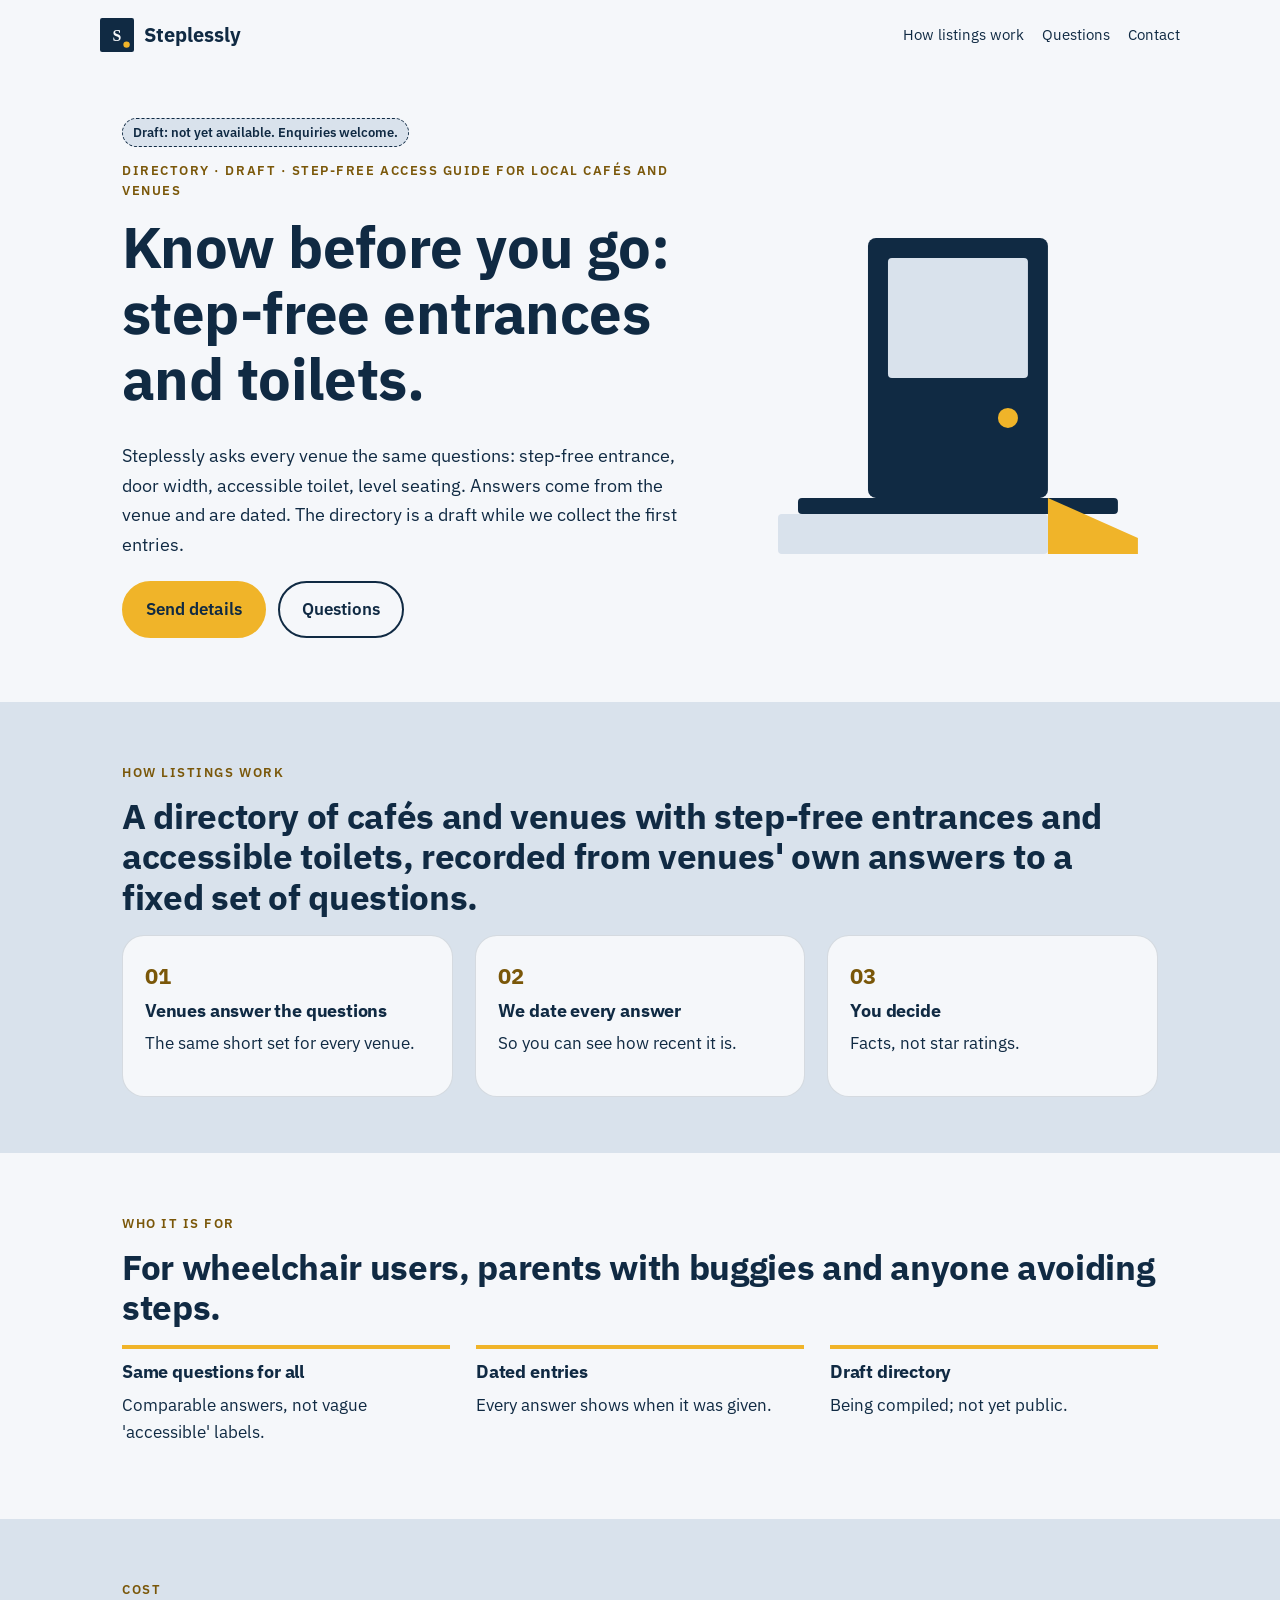
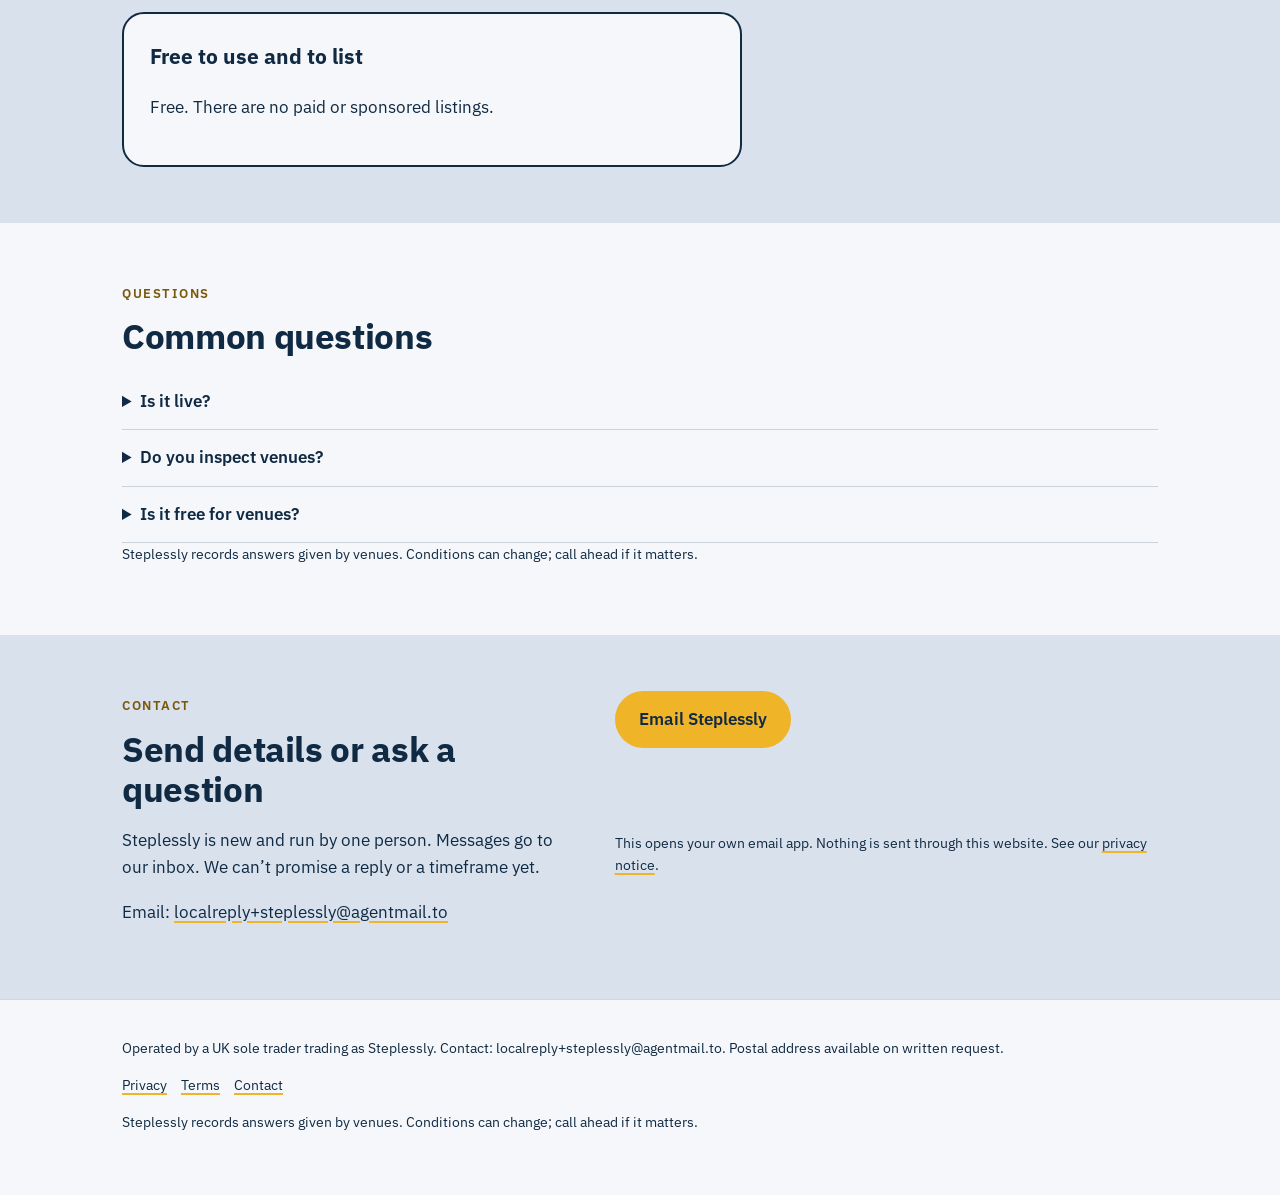
<file: index.html>
<!doctype html>
<html lang="en-GB">
<head>
<meta charset="utf-8">
<meta name="viewport" content="width=device-width, initial-scale=1">
<meta http-equiv="Content-Security-Policy" content="default-src 'self'; img-src 'self' data: https://localreplyloop.goatcounter.com; style-src 'self'; script-src 'self'; font-src 'self'; connect-src 'self'; form-action 'self'; base-uri 'self'; object-src 'none'">
<meta name="referrer" content="strict-origin-when-cross-origin">
<title>Steplessly: Know before you go: step-free entrances and toilets</title>
<meta name="description" content="A directory of cafés and venues with step-free entrances and accessible toilets, recorded from venues&#x27; own answers to a fixed set of questions.">
<meta name="theme-color" content="#102A43">
<meta property="og:type" content="website"><meta property="og:title" content="Steplessly: Know before you go: step-free entrances and toilets"><meta property="og:description" content="A directory of cafés and venues with step-free entrances and accessible toilets, recorded from venues&#x27; own answers to a fixed set of questions.">
<meta property="og:image" content="https://evanturner557-del.github.io/steplessly/assets/og.png"><meta property="og:image:width" content="1200"><meta property="og:image:height" content="630">
<meta property="og:image:alt" content="Steplessly: Know before you go: step-free entrances and toilets."><meta property="og:site_name" content="Steplessly"><meta property="og:locale" content="en_GB">
<meta property="og:url" content="https://evanturner557-del.github.io/steplessly/"><meta name="twitter:card" content="summary_large_image">
<link rel="canonical" href="https://evanturner557-del.github.io/steplessly/">
<link rel="icon" href="assets/favicon.svg" type="image/svg+xml">
<link rel="stylesheet" href="assets/site.css">
<script src="assets/config.js"></script>
<script src="assets/analytics.js" defer></script>
<script src="_shared/kit.js" defer></script>
</head>
<body>
<a class="skip" href="#main">Skip to content</a>
<header><div class="wrap top"><a class="brand" href="./"><svg viewBox="0 0 64 64" aria-hidden="true" width="34" height="34"><rect width="64" height="64" rx="4" fill="#102A43"/><text x="32" y="43" text-anchor="middle" font-family="Georgia, serif" font-weight="700" font-size="30" fill="#F5F7FA">S</text><circle cx="50" cy="50" r="6" fill="#F0B429"/></svg>Steplessly</a><nav aria-label="Primary"><a href="#how">How listings work</a><a href="#faq">Questions</a><a href="#contact">Contact</a></nav></div></header>
<main id="main">
<section class="hero"><div class="wrap"><div><span class="draft">Draft: not yet available. Enquiries welcome.</span><br><span class="eyebrow">Directory · draft · Step-free access guide for local cafés and venues</span><h1>Know before you go: step-free entrances and toilets.</h1><p class="lede">Steplessly asks every venue the same questions: step-free entrance, door width, accessible toilet, level seating. Answers come from the venue and are dated. The directory is a draft while we collect the first entries.</p><div class="ctas"><a class="btn" href="#contact" data-cta="hero">Send details</a><a class="btn ghost" href="#faq" data-cta="hero-secondary">Questions</a></div></div><div class="art"><svg viewBox="0 0 400 400" aria-hidden="true" focusable="false" class="motif"><rect x="110" y="60" width="180" height="260" rx="8" fill="#102A43"/><rect x="130" y="80" width="140" height="120" rx="4" fill="#D9E2EC"/><circle cx="250" cy="240" r="10" fill="#F0B429"/><rect x="40" y="320" width="320" height="16" rx="4" fill="#102A43"/><path d="M290 320 L380 360 V376 H290z" fill="#F0B429"/><rect x="20" y="336" width="270" height="40" rx="4" fill="#D9E2EC"/></svg></div></div></section>
<section class="tint" id="how"><div class="wrap"><span class="eyebrow">How listings work</span><h2>A directory of cafés and venues with step-free entrances and accessible toilets, recorded from venues&#x27; own answers to a fixed set of questions.</h2><div class="steps"><div class="step"><h3>Venues answer the questions</h3><p>The same short set for every venue.</p></div><div class="step"><h3>We date every answer</h3><p>So you can see how recent it is.</p></div><div class="step"><h3>You decide</h3><p>Facts, not star ratings.</p></div></div></div></section>
<section><div class="wrap"><span class="eyebrow">Who it is for</span><h2>For wheelchair users, parents with buggies and anyone avoiding steps.</h2><div class="points"><div class="point"><h3>Same questions for all</h3><p>Comparable answers, not vague &#x27;accessible&#x27; labels.</p></div><div class="point"><h3>Dated entries</h3><p>Every answer shows when it was given.</p></div><div class="point"><h3>Draft directory</h3><p>Being compiled; not yet public.</p></div></div></div></section>
<section class="tint" id="price"><div class="wrap"><span class="eyebrow">Cost</span><div class="pricebox"><p class="price">Free to use and to list</p><p>Free. There are no paid or sponsored listings.</p></div></div></section>
<section id="faq"><div class="wrap"><span class="eyebrow">Questions</span><h2>Common questions</h2><details><summary>Is it live?</summary><p>Not yet. It&#x27;s a draft while we collect venue answers.</p></details><details><summary>Do you inspect venues?</summary><p>Not at this stage. Answers come from venues and are labelled as such.</p></details><details><summary>Is it free for venues?</summary><p>Yes.</p></details><p class="fine" style="margin-top:18px">Steplessly records answers given by venues. Conditions can change; call ahead if it matters.</p></div></section>
<section class="tint" id="contact"><div class="wrap contact-grid"><div><span class="eyebrow">Contact</span><h2>Send details or ask a question</h2><p>Steplessly is new and run by one person. Messages go to our inbox. We can’t promise a reply or a timeframe yet.</p><p>Email: <a href="mailto:localreply+steplessly@agentmail.to">localreply+steplessly@agentmail.to</a></p></div><div class="form contact-mail"><p><a class="btn" href="mailto:localreply+steplessly@agentmail.to?subject=%5BSteplessly%5D%20Enquiry" data-cta="enquire">Email Steplessly</a></p><p class="hint">This opens your own email app. Nothing is sent through this website. See our <a href="privacy.html">privacy notice</a>.</p></div></div></section>
</main><footer><div class="wrap"><p>Operated by a UK sole trader trading as Steplessly. Contact: localreply+steplessly@agentmail.to. Postal address available on written request.</p>
<p><a href="privacy.html">Privacy</a><a href="terms.html">Terms</a><a href="./#contact">Contact</a></p>
<p class="fine">Steplessly records answers given by venues. Conditions can change; call ahead if it matters.</p></div></footer>
</body></html>
</file>
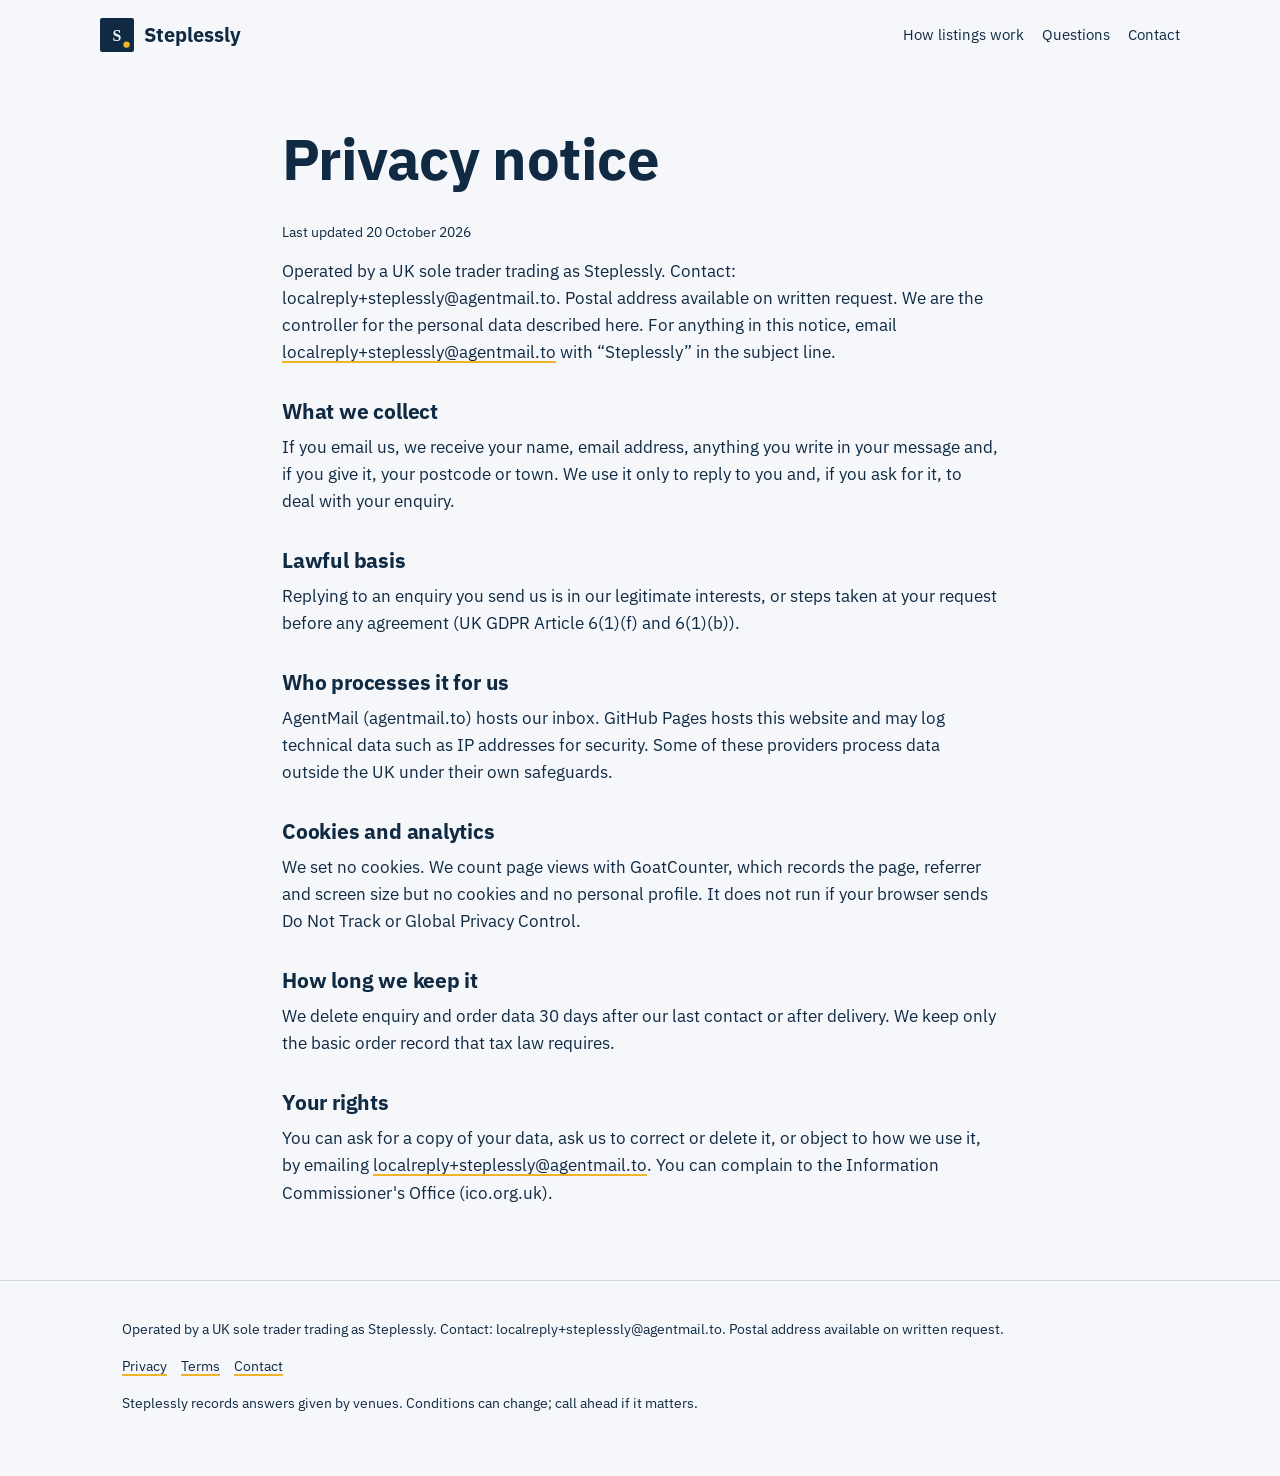
<file: privacy.html>
<!doctype html>
<html lang="en-GB">
<head>
<meta charset="utf-8">
<meta name="viewport" content="width=device-width, initial-scale=1">
<meta http-equiv="Content-Security-Policy" content="default-src 'self'; img-src 'self' data: https://localreplyloop.goatcounter.com; style-src 'self'; script-src 'self'; font-src 'self'; connect-src 'self'; form-action 'self'; base-uri 'self'; object-src 'none'">
<meta name="referrer" content="strict-origin-when-cross-origin">
<title>Privacy notice | Steplessly</title>
<meta name="description" content="Privacy notice for Steplessly.">
<meta name="theme-color" content="#102A43">
<meta property="og:type" content="website"><meta property="og:title" content="Privacy notice | Steplessly"><meta property="og:description" content="Privacy notice for Steplessly.">
<meta property="og:image" content="https://evanturner557-del.github.io/steplessly/assets/og.png"><meta property="og:image:width" content="1200"><meta property="og:image:height" content="630">
<meta property="og:image:alt" content="Steplessly: Know before you go: step-free entrances and toilets."><meta property="og:site_name" content="Steplessly"><meta property="og:locale" content="en_GB">
<meta property="og:url" content="https://evanturner557-del.github.io/steplessly/privacy.html"><meta name="twitter:card" content="summary_large_image">
<link rel="canonical" href="https://evanturner557-del.github.io/steplessly/privacy.html">
<link rel="icon" href="assets/favicon.svg" type="image/svg+xml">
<link rel="stylesheet" href="assets/site.css">
<script src="assets/config.js"></script>
<script src="assets/analytics.js" defer></script>
<script src="_shared/kit.js" defer></script>
</head>
<body>
<a class="skip" href="#main">Skip to content</a>
<header><div class="wrap top"><a class="brand" href="./"><svg viewBox="0 0 64 64" aria-hidden="true" width="34" height="34"><rect width="64" height="64" rx="4" fill="#102A43"/><text x="32" y="43" text-anchor="middle" font-family="Georgia, serif" font-weight="700" font-size="30" fill="#F5F7FA">S</text><circle cx="50" cy="50" r="6" fill="#F0B429"/></svg>Steplessly</a><nav aria-label="Primary"><a href="#how">How listings work</a><a href="#faq">Questions</a><a href="#contact">Contact</a></nav></div></header><main id="main"><section><div class="wrap legal"><h1>Privacy notice</h1><p class="fine">Last updated 20 October 2026</p>
<p><span>Operated by a UK sole trader trading as Steplessly. Contact: localreply+steplessly@agentmail.to. Postal address available on written request.</span> We are the controller for the personal data described here. For anything in this notice, email <a href="mailto:localreply+steplessly@agentmail.to">localreply+steplessly@agentmail.to</a> with “Steplessly” in the subject line.</p>
<h2>What we collect</h2><p>If you email us, we receive your name, email address, anything you write in your message and, if you give it, your postcode or town. We use it only to reply to you and, if you ask for it, to deal with your enquiry.</p>
<h2>Lawful basis</h2><p>Replying to an enquiry you send us is in our legitimate interests, or steps taken at your request before any agreement (UK GDPR Article 6(1)(f) and 6(1)(b)).</p>
<h2>Who processes it for us</h2><p>AgentMail (agentmail.to) hosts our inbox. GitHub Pages hosts this website and may log technical data such as IP addresses for security. Some of these providers process data outside the UK under their own safeguards.</p>
<h2>Cookies and analytics</h2><p>We set no cookies. We count page views with GoatCounter, which records the page, referrer and screen size but no cookies and no personal profile. It does not run if your browser sends Do Not Track or Global Privacy Control.</p>
<h2>How long we keep it</h2><p>We delete enquiry and order data 30 days after our last contact or after delivery. We keep only the basic order record that tax law requires.</p>
<h2>Your rights</h2><p>You can ask for a copy of your data, ask us to correct or delete it, or object to how we use it, by emailing <a href="mailto:localreply+steplessly@agentmail.to">localreply+steplessly@agentmail.to</a>. You can complain to the Information Commissioner's Office (ico.org.uk).</p></div></section></main><footer><div class="wrap"><p>Operated by a UK sole trader trading as Steplessly. Contact: localreply+steplessly@agentmail.to. Postal address available on written request.</p>
<p><a href="privacy.html">Privacy</a><a href="terms.html">Terms</a><a href="./#contact">Contact</a></p>
<p class="fine">Steplessly records answers given by venues. Conditions can change; call ahead if it matters.</p></div></footer>
</body></html>
</file>
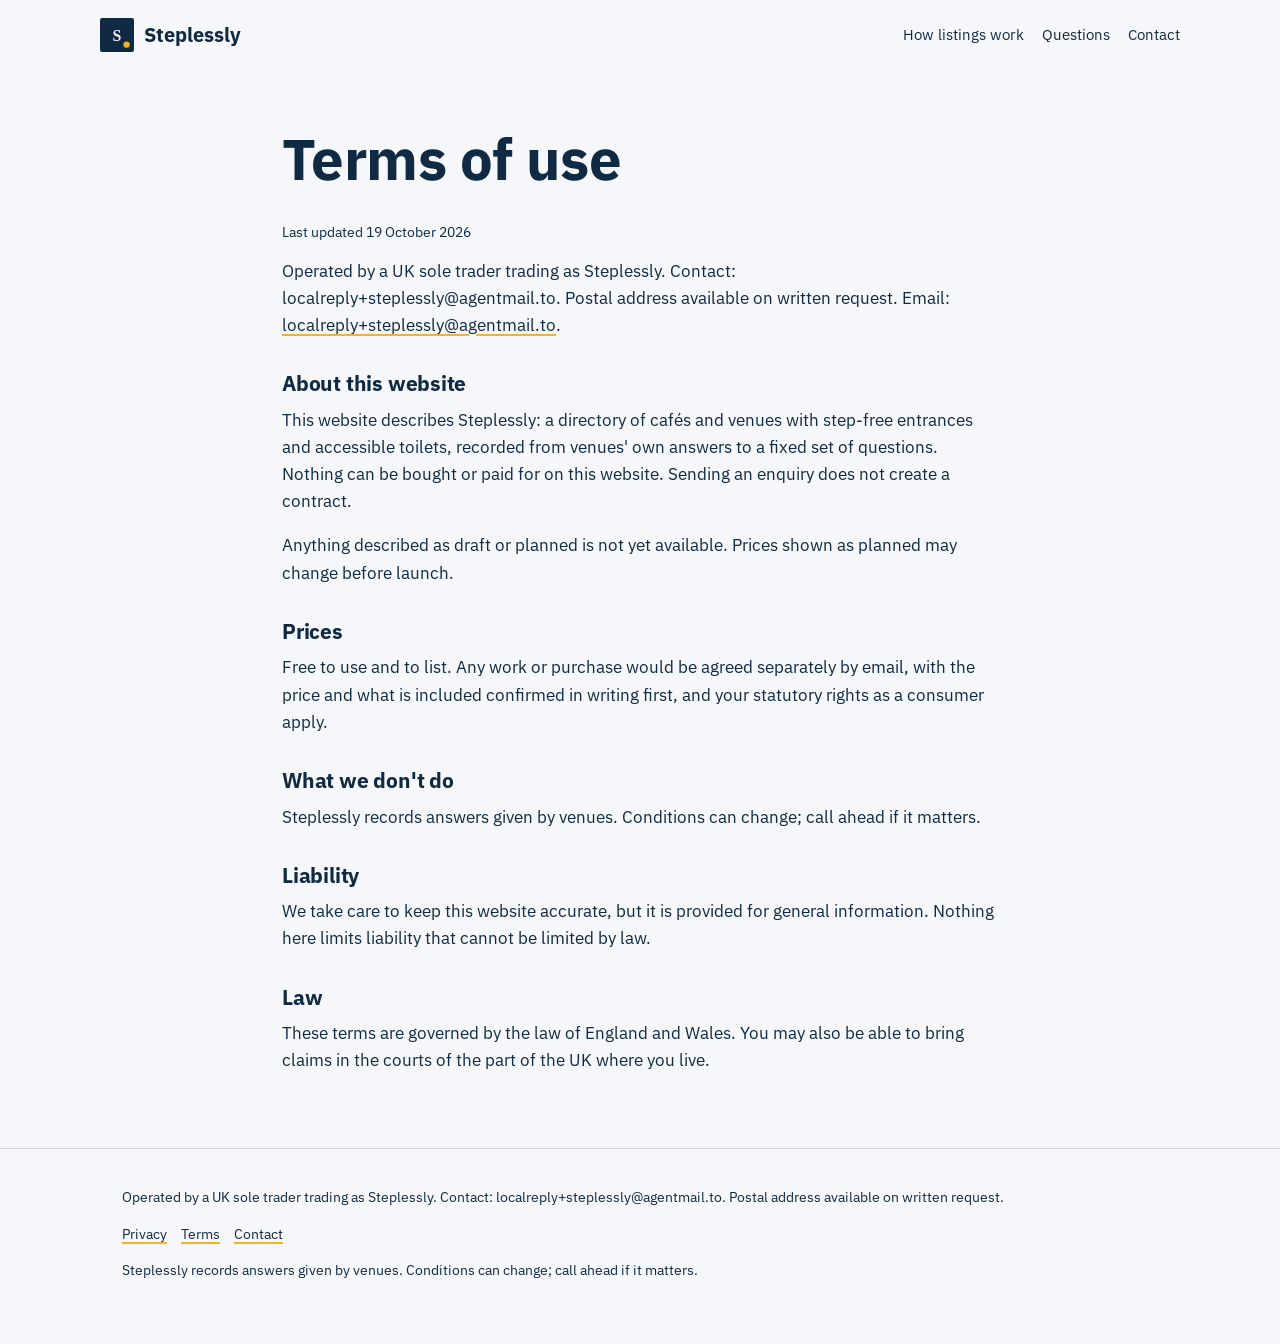
<file: terms.html>
<!doctype html>
<html lang="en-GB">
<head>
<meta charset="utf-8">
<meta name="viewport" content="width=device-width, initial-scale=1">
<meta http-equiv="Content-Security-Policy" content="default-src 'self'; img-src 'self' data: https://localreplyloop.goatcounter.com; style-src 'self'; script-src 'self'; font-src 'self'; connect-src 'self'; form-action 'self'; base-uri 'self'; object-src 'none'">
<meta name="referrer" content="strict-origin-when-cross-origin">
<title>Terms of use | Steplessly</title>
<meta name="description" content="Terms of use for Steplessly.">
<meta name="theme-color" content="#102A43">
<meta property="og:type" content="website"><meta property="og:title" content="Terms of use | Steplessly"><meta property="og:description" content="Terms of use for Steplessly.">
<meta property="og:image" content="https://evanturner557-del.github.io/steplessly/assets/og.png"><meta property="og:image:width" content="1200"><meta property="og:image:height" content="630">
<meta property="og:image:alt" content="Steplessly: Know before you go: step-free entrances and toilets."><meta property="og:site_name" content="Steplessly"><meta property="og:locale" content="en_GB">
<meta property="og:url" content="https://evanturner557-del.github.io/steplessly/terms.html"><meta name="twitter:card" content="summary_large_image">
<link rel="canonical" href="https://evanturner557-del.github.io/steplessly/terms.html">
<link rel="icon" href="assets/favicon.svg" type="image/svg+xml">
<link rel="stylesheet" href="assets/site.css">
<script src="assets/config.js"></script>
<script src="assets/analytics.js" defer></script>
<script src="_shared/kit.js" defer></script>
</head>
<body>
<a class="skip" href="#main">Skip to content</a>
<header><div class="wrap top"><a class="brand" href="./"><svg viewBox="0 0 64 64" aria-hidden="true" width="34" height="34"><rect width="64" height="64" rx="4" fill="#102A43"/><text x="32" y="43" text-anchor="middle" font-family="Georgia, serif" font-weight="700" font-size="30" fill="#F5F7FA">S</text><circle cx="50" cy="50" r="6" fill="#F0B429"/></svg>Steplessly</a><nav aria-label="Primary"><a href="#how">How listings work</a><a href="#faq">Questions</a><a href="#contact">Contact</a></nav></div></header><main id="main"><section><div class="wrap legal"><h1>Terms of use</h1><p class="fine">Last updated 19 October 2026</p>
<p><span>Operated by a UK sole trader trading as Steplessly. Contact: localreply+steplessly@agentmail.to. Postal address available on written request.</span> Email: <a href="mailto:localreply+steplessly@agentmail.to">localreply+steplessly@agentmail.to</a>.</p>
<h2>About this website</h2><p>This website describes Steplessly: a directory of cafés and venues with step-free entrances and accessible toilets, recorded from venues&#x27; own answers to a fixed set of questions. Nothing can be bought or paid for on this website. Sending an enquiry does not create a contract.</p><p>Anything described as draft or planned is not yet available. Prices shown as planned may change before launch.</p>
<h2>Prices</h2><p>Free to use and to list. Any work or purchase would be agreed separately by email, with the price and what is included confirmed  in writing first, and your statutory rights as a consumer apply.</p>
<h2>What we don't do</h2><p>Steplessly records answers given by venues. Conditions can change; call ahead if it matters.</p>
<h2>Liability</h2><p>We take care to keep this website accurate, but it is provided for general information. Nothing here limits liability that cannot be limited by law.</p>
<h2>Law</h2><p>These terms are governed by the law of England and Wales. You may also be able to bring claims in the courts of the part of the UK where you live.</p></div></section></main><footer><div class="wrap"><p>Operated by a UK sole trader trading as Steplessly. Contact: localreply+steplessly@agentmail.to. Postal address available on written request.</p>
<p><a href="privacy.html">Privacy</a><a href="terms.html">Terms</a><a href="./#contact">Contact</a></p>
<p class="fine">Steplessly records answers given by venues. Conditions can change; call ahead if it matters.</p></div></footer>
</body></html>
</file>
<file: assets/site.css>
@font-face{font-family:'IBM Plex Sans';font-weight:700;font-style:normal;font-display:swap;src:url(fonts/ibm-plex-sans-latin-700-normal.woff2) format('woff2')}
@font-face{font-family:'IBM Plex Sans';font-weight:400;font-style:normal;font-display:swap;src:url(fonts/ibm-plex-sans-latin-400-normal.woff2) format('woff2')}
@font-face{font-family:'IBM Plex Sans';font-weight:600;font-style:normal;font-display:swap;src:url(fonts/ibm-plex-sans-latin-600-normal.woff2) format('woff2')}
:root{--ink:#102A43;--paper:#F5F7FA;--acc:#F0B429;--acc-text:#7A5709;--on-acc:#102A43;--acc-btn:#F0B429;--soft:#D9E2EC;--on-ink:#F5F7FA;--r:22px;--br:999px;--head:'IBM Plex Sans', system-ui, sans-serif;--body:'IBM Plex Sans', system-ui, sans-serif}
*,*::before,*::after{box-sizing:border-box}html{scroll-behavior:smooth}@media (prefers-reduced-motion:reduce){html{scroll-behavior:auto}*{transition:none!important}}
body{margin:0;font-family:var(--body);color:var(--ink);background:var(--paper);line-height:1.6;font-size:17px;-webkit-font-smoothing:antialiased}
h1,h2,h3{font-family:var(--head);line-height:1.15;margin:0 0 .5em;letter-spacing:-.01em}h1{font-size:clamp(2.1rem,5vw,3.6rem)}h2{font-size:clamp(1.5rem,3vw,2.2rem)}h3{font-size:1.15rem}
p{margin:0 0 1em}a{color:var(--ink);text-decoration-color:var(--acc);text-underline-offset:3px;text-decoration-thickness:2px}
.wrap{max-width:1080px;margin:0 auto;padding:0 22px}.skip{position:absolute;left:-999px}.skip:focus{left:12px;top:12px;background:var(--ink);color:var(--on-ink);padding:8px 12px;z-index:9}
:focus-visible{outline:3px solid var(--acc);outline-offset:2px}
.top{display:flex;align-items:center;justify-content:space-between;padding:18px 0;gap:16px}.brand{display:flex;align-items:center;gap:10px;font-family:var(--head);font-weight:700;font-size:1.25rem;text-decoration:none}
.top nav a{margin-left:18px;font-size:.95rem;text-decoration:none}.top nav a:hover{text-decoration:underline}
.btn{display:inline-block;background:var(--acc-btn);color:var(--on-acc);padding:13px 22px;border-radius:var(--br);font-weight:600;text-decoration:none;border:2px solid var(--acc-btn);cursor:pointer;font:inherit;font-weight:600}
.btn:hover{filter:none;box-shadow:inset 0 0 0 2px currentColor}.btn.ghost{background:transparent;color:var(--ink);border-color:var(--ink)}
.eyebrow{display:inline-block;font-size:.8rem;letter-spacing:.12em;text-transform:uppercase;font-weight:600;color:var(--acc-text);margin-bottom:12px}
.hero{padding:48px 0 64px}.hero .lede{font-size:1.15rem;max-width:40em}.ctas{display:flex;gap:12px;flex-wrap:wrap;margin-top:22px}
.motif{width:100%;height:auto;max-width:420px;display:block}.art{margin:0}
.draft{display:inline-block;background:var(--soft);border:1px dashed var(--ink);padding:3px 10px;border-radius:999px;font-size:.82rem;font-weight:600;margin-bottom:14px}
section{padding:56px 0}.tint{background:var(--soft)}
.steps{display:grid;grid-template-columns:repeat(auto-fit,minmax(220px,1fr));gap:22px;counter-reset:s}
.step{padding:22px;border-radius:var(--r);background:var(--paper);border:1px solid color-mix(in srgb,var(--ink) 14%,transparent)}
.step::before{counter-increment:s;content:"0" counter(s);font-family:var(--head);font-weight:700;color:var(--acc-text);display:block;font-size:1.4rem;margin-bottom:6px}
.points{display:grid;grid-template-columns:repeat(auto-fit,minmax(240px,1fr));gap:26px}.point h3{border-top:4px solid var(--acc);padding-top:12px}
.price{font-family:var(--head);font-size:1.3rem;font-weight:700}.pricebox{border:2px solid var(--ink);border-radius:var(--r);padding:26px;max-width:620px;background:var(--paper)}
details{border-bottom:1px solid color-mix(in srgb,var(--ink) 18%,transparent);padding:14px 0}summary{cursor:pointer;font-weight:600}details p{margin-top:10px}
.form{display:grid;gap:14px;max-width:620px}.form label{font-weight:600;font-size:.95rem;display:block;margin-bottom:4px}
.form input,.form textarea,.form select{width:100%;padding:12px;border:1.5px solid color-mix(in srgb,var(--ink) 40%,transparent);border-radius:calc(var(--r)/2);font:inherit;background:#fff;color:#111}
.form textarea{min-height:120px}.hint,.fine{font-size:.88rem}.form-status{font-weight:600}
.contact-grid{display:grid;grid-template-columns:1fr 1.2fr;gap:40px}@media(max-width:800px){.contact-grid{grid-template-columns:1fr}.top nav a:not([href="#contact"]){display:none}.top nav a{margin-left:0;padding:10px 0;font-weight:600}}
footer{padding:36px 0 48px;font-size:.9rem;border-top:1px solid color-mix(in srgb,var(--ink) 15%,transparent)}footer a{margin-right:14px}
.tool{background:var(--paper);border:2px solid var(--ink);border-radius:var(--r);padding:26px;max-width:640px}.tool .row{display:grid;grid-template-columns:1fr 140px;gap:12px;align-items:center;margin-bottom:10px}
.tool input[type=number]{padding:10px;border:1.5px solid var(--ink);border-radius:8px;font:inherit;width:100%}.result{margin-top:16px;padding:16px;background:var(--soft);border-radius:calc(var(--r)/2);min-height:3em}
.check h3{margin-top:18px}.check label{display:flex;gap:10px;align-items:flex-start;padding:6px 0}.check input{width:20px;height:20px;accent-color:var(--acc)}
.legal{max-width:760px}.legal h2{font-size:1.3rem;margin-top:1.6em}
.hero .wrap{display:grid;grid-template-columns:1.25fr .85fr;gap:48px;align-items:center}@media(max-width:800px){.hero .wrap{grid-template-columns:1fr}.hero .art{max-width:180px;margin-top:-8px}}
</file>
